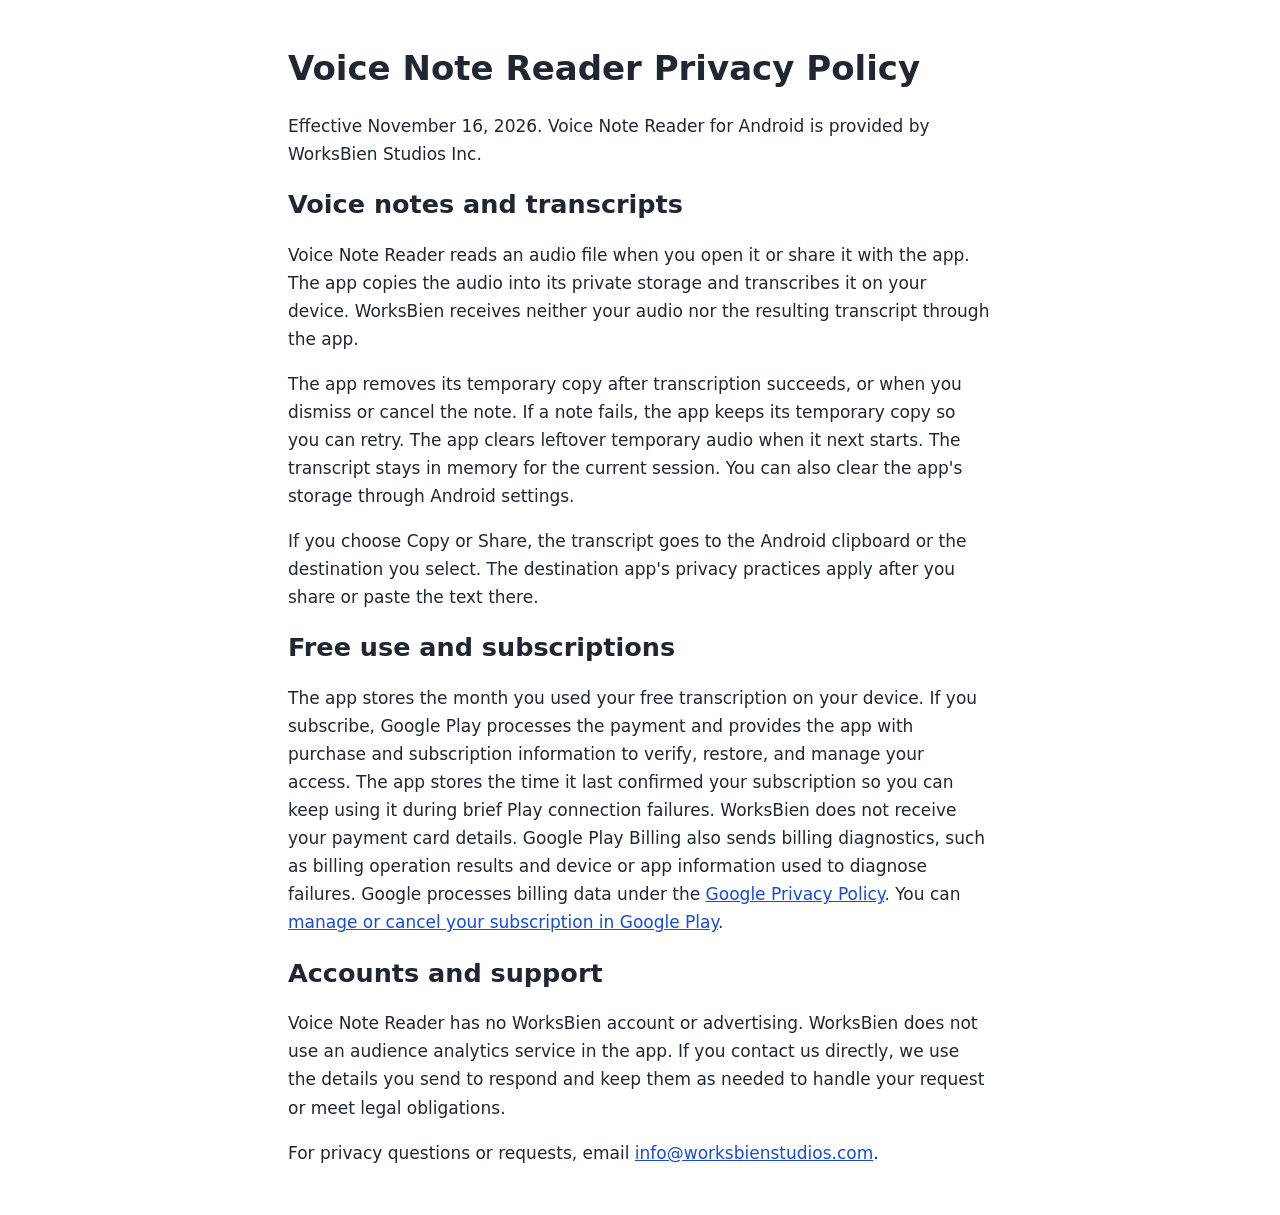
<file: voice-note-reader/privacy/index.html>
<!doctype html>
<html lang="en">
<head>
  <meta charset="utf-8">
  <meta name="viewport" content="width=device-width, initial-scale=1">
  <title>Voice Note Reader Privacy Policy</title>
  <style>
    body { color: #202632; background: #fff; font: 1.0625rem/1.65 system-ui, sans-serif; }
    main { max-width: 44rem; margin: 3rem auto; padding: 0 1.25rem; }
    h1, h2 { line-height: 1.2; }
    a { color: #164ae0; }
  </style>
</head>
<body>
  <main>
    <h1>Voice Note Reader Privacy Policy</h1>
    <p>Effective November 16, 2026. Voice Note Reader for Android is provided by WorksBien Studios Inc.</p>

    <h2>Voice notes and transcripts</h2>
    <p>Voice Note Reader reads an audio file when you open it or share it with the app. The app copies the audio into its private storage and transcribes it on your device. WorksBien receives neither your audio nor the resulting transcript through the app.</p>
    <p>The app removes its temporary copy after transcription succeeds, or when you dismiss or cancel the note. If a note fails, the app keeps its temporary copy so you can retry. The app clears leftover temporary audio when it next starts. The transcript stays in memory for the current session. You can also clear the app's storage through Android settings.</p>
    <p>If you choose Copy or Share, the transcript goes to the Android clipboard or the destination you select. The destination app's privacy practices apply after you share or paste the text there.</p>

    <h2>Free use and subscriptions</h2>
    <p>The app stores the month you used your free transcription on your device. If you subscribe, Google Play processes the payment and provides the app with purchase and subscription information to verify, restore, and manage your access. The app stores the time it last confirmed your subscription so you can keep using it during brief Play connection failures. WorksBien does not receive your payment card details. Google Play Billing also sends billing diagnostics, such as billing operation results and device or app information used to diagnose failures. Google processes billing data under the <a href="https://policies.google.com/privacy">Google Privacy Policy</a>. You can <a href="https://play.google.com/store/account/subscriptions">manage or cancel your subscription in Google Play</a>.</p>

    <h2>Accounts and support</h2>
    <p>Voice Note Reader has no WorksBien account or advertising. WorksBien does not use an audience analytics service in the app. If you contact us directly, we use the details you send to respond and keep them as needed to handle your request or meet legal obligations.</p>
    <p>For privacy questions or requests, email <a href="mailto:info@worksbienstudios.com">info@worksbienstudios.com</a>.</p>
  </main>
</body>
</html>
</file>
